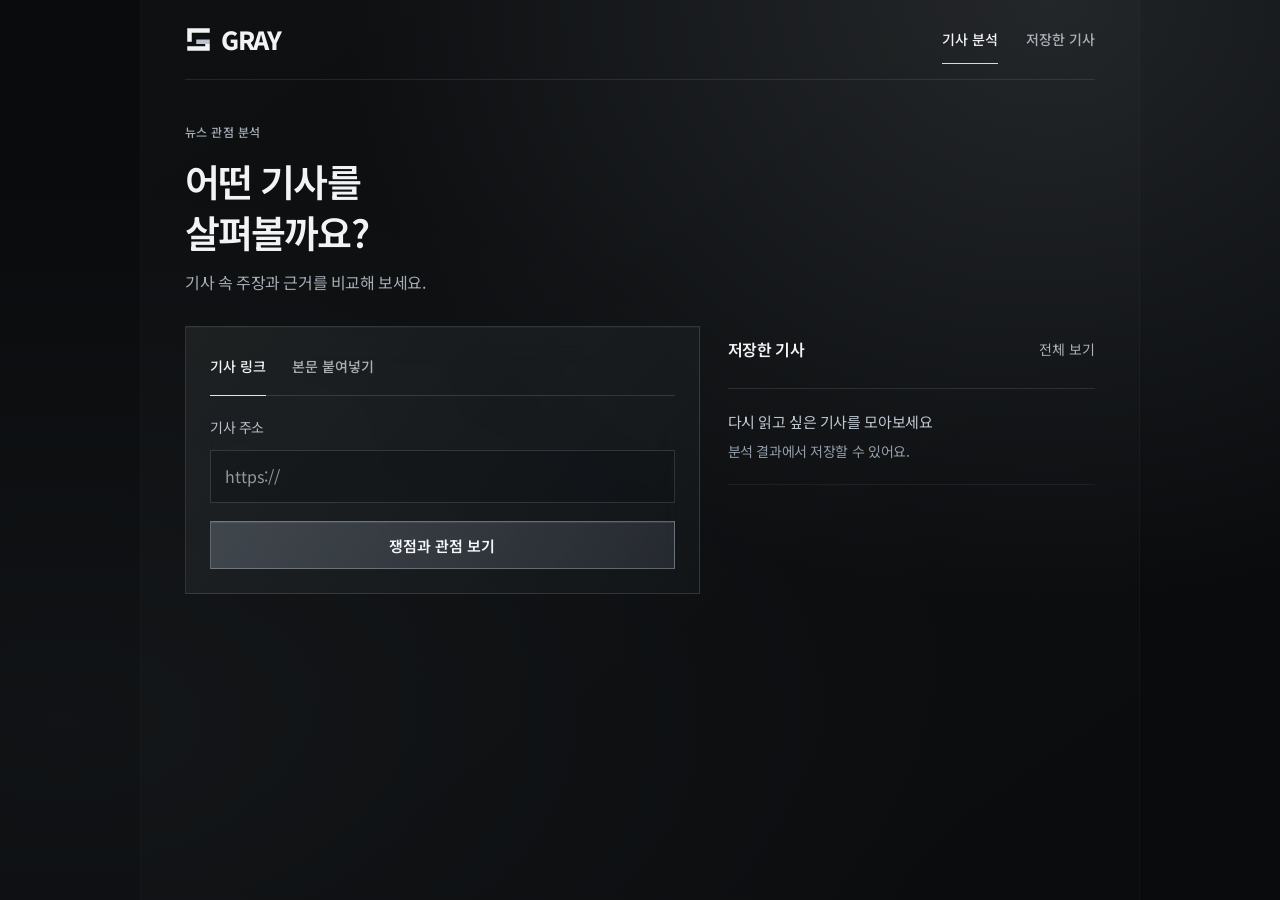
<file: index.html>
<!doctype html>
<html lang="ko"><head><meta charset="utf-8"><meta name="viewport" content="width=device-width,initial-scale=1"><meta name="theme-color" content="#101214"><title>GRAY — 뉴스 관점 비교</title><link rel="icon" type="image/svg+xml" href="assets/gray-mark-dark.svg"><link rel="stylesheet" href="assets/app.css?v=perspective-cards-1"></head>
<body><div class="shell is-home" id="page-shell">
<header><a href="#home" class="brand" id="brand" aria-label="GRAY 홈"><img class="brand-symbol" src="assets/gray-mark-dark.svg" width="28" height="28" alt="" aria-hidden="true"><span>GRAY</span></a><nav class="header-nav" aria-label="주 메뉴"><button data-go="home" aria-current="page">기사 분석</button><button data-go="history">저장한 기사</button></nav></header>
<main>
<section id="home" class="screen active" aria-label="기사 분석"><div class="hero">
<p class="home-kicker">뉴스 관점 분석</p><div class="home-heading"><h1>어떤 기사를<br>살펴볼까요?</h1></div><p class="intro">기사 속 주장과 근거를 비교해 보세요.</p><div class="home-workspace">
<form id="article-form" class="input-box" novalidate>
<div class="input-tabs" role="tablist" aria-label="기사 입력 방법"><button id="url-tab" type="button" role="tab" aria-selected="true" aria-controls="url-panel">기사 링크</button><button id="text-tab" type="button" role="tab" aria-selected="false" aria-controls="text-panel" tabindex="-1">본문 붙여넣기</button></div>
<div id="url-panel" role="tabpanel" aria-labelledby="url-tab"><label class="field-label" for="article-url">기사 주소</label><input id="article-url" class="field" type="url" inputmode="url" placeholder="https://" aria-describedby="form-message" autocomplete="off"></div>
<div id="text-panel" role="tabpanel" aria-labelledby="text-tab" hidden><label class="field-label" for="article-text">기사 본문</label><textarea id="article-text" class="field" placeholder="읽고 있는 기사의 본문을 붙여넣으세요" aria-describedby="form-message"></textarea></div>
<button id="analyze-button" class="primary" type="submit">쟁점과 관점 보기</button>
<div id="loading" class="loading" hidden><span class="spinner" aria-hidden="true"></span><span>기사를 분석하고 관련 자료를 찾고 있어요</span></div><button id="cancel-analysis" class="text-btn" type="button" hidden>분석 취소</button><p id="form-message" class="helper" role="status" aria-live="polite"></p>
</form><aside class="home-recent" aria-labelledby="recent-title"><div class="section-heading"><h2 id="recent-title">저장한 기사</h2><button type="button" data-go="history">전체 보기</button></div><div id="recent-records"></div><p id="recent-message" class="recent-status" role="status"></p></aside></div></div></section>
<section id="result" class="screen" aria-label="분석 결과"><div class="result">
<div class="result-toolbar"><button id="result-back" class="back" data-go="home">기사 입력으로</button><button id="save-record" class="secondary save">기사 저장</button></div><p id="save-message" class="helper" role="status" aria-live="polite"></p>
<div class="result-layout"><div class="article-overview"><article class="original article-card"><div class="article-heading"><div class="article-title-copy"><p id="result-meta" class="meta"></p><h1 id="result-title" class="result-title" tabindex="-1"></h1></div><figure id="article-figure" class="article-figure" hidden></figure></div><div class="summary-block"><span class="summary-label">기사 요약</span><p id="result-summary" class="result-summary"></p><button id="toggle-summary" class="text-btn" type="button" aria-expanded="false" aria-controls="result-summary" hidden>더 보기</button></div><div id="original-input"></div></article><div id="analysis-counts" class="analysis-counts" aria-label="분석 개요"></div></div>
<div class="comparison-content">
<div class="result-tabs" role="tablist" aria-label="분석 결과 보기"><button id="issues-tab" role="tab" aria-selected="true" aria-controls="issue-panel">관점 비교</button><button id="sources-tab" role="tab" aria-selected="false" aria-controls="all-sources" tabindex="-1">참고 출처</button></div>
<div id="issue-panel" role="tabpanel" aria-labelledby="issues-tab" tabindex="0"><div id="issues"></div><div id="legacy-result" class="legacy-text" hidden></div></div><div id="all-sources" role="tabpanel" aria-labelledby="sources-tab" tabindex="0" hidden></div>
</div><p id="result-notice" class="notice"></p></div></div></section>
<section id="history" class="screen" aria-label="저장한 기사"><div class="history"><div class="history-heading"><h1 id="history-title" tabindex="-1">저장한 기사</h1><span id="history-count" class="history-count"></span></div><p class="intro">저장한 분석을 다시 읽어보세요.</p><div id="history-tools" class="history-tools" hidden><label class="field-label" for="history-search">기사 제목 검색</label><div class="history-search-row"><input id="history-search" class="field" type="search" placeholder="찾고 싶은 기사 제목" autocomplete="off"><button id="clear-search" class="text-btn" type="button" hidden>지우기</button></div></div><p id="history-message" class="helper" role="status" aria-live="polite"></p><div id="job-records" aria-live="polite"></div><div id="records"></div><div id="delete-notice" class="delete-notice" role="status" hidden><span>기사를 삭제했어요.</span><button id="undo-delete" class="text-btn" type="button">되돌리기</button></div><p class="storage-note">분석 작업은 이 컴퓨터의 로컬 데이터베이스에, 직접 저장한 기사는 브라우저에 보관됩니다.</p></div></section>
</main></div><script>
'use strict';
const $ = selector => document.querySelector(selector);
// 임시 FE 검수용. 이 MBN 주소만 API 대신 수동 정리한 결과를 사용한다.
const REVIEW_ARTICLE_URL = 'https://www.mbn.co.kr/vod/programView/1434541';
const MBN_REVIEW_ANALYSIS = {
  version:1,
  title:'김주애의 고가 스키 장비, 제재 쟁점은?',
  summary:'MBN은 김주애가 착용한 스키 장비를 둘러싼 대북 사치품 제재 논란을 전했습니다. 미국 정부의 반입 금지 입장과 제조사의 거래 부인, 우회 유통 가능성이 함께 다뤄졌습니다.',
  articleImage:{url:'https://img.vod.mbn.co.kr/vod2/683/2026/11/25/20261125104532_20_683_1434541_1080_7.jpg',alt:'MBN 기사 대표 사진',credit:'MBN',sourceUrl:REVIEW_ARTICLE_URL},
  issues:[
    {question:'스키 장비는 사치품 제재에 포함될까?',perspectives:[
      {actor:'제재 규정',claim:'여가용 스포츠 장비도 반입 금지 대상이다',evidence:'유엔 안보리 결의 2270호는 여가용 스포츠 장비를 사치품 목록에 포함합니다. MBC는 미 국무부가 스키 장비에도 이 원칙을 적용했다고 보도했습니다.',sourceIds:['R2','R3']},
      {actor:'사진의 확인 범위',claim:'사진만으로 제품과 유통 경로까지 확정할 수는 없다',evidence:'뉴스핌은 제조사들이 공개 사진만으로 정품 여부나 유통 경로를 확인할 수 없다고 설명했다고 전했습니다.',sourceIds:['R4']}
    ],note:null},
    {question:'제조사와 우회 유통의 책임은 어떻게 볼까?',perspectives:[
      {actor:'제조사 입장',claim:'북한에서 사용됐다고 직접 판매한 것은 아니다',evidence:'MBN과 뉴스핌은 장비 제조사들이 북한과 사업·유통 관계가 없다고 해명했다고 보도했습니다.',sourceIds:['R1','R4']},
      {actor:'제재 이행',claim:'제3국을 거친 공급도 점검해야 한다',evidence:'MBN은 제3국 중개인 등을 통한 우회 반입도 제재 위반이라는 VOA의 지적을 전했습니다. MBC 보도 역시 직·간접 공급 차단 의무를 다뤘습니다.',sourceIds:['R1','R3']}
    ],note:null}
  ],
  sources:[
    {id:'R1',title:'MBN · 김주애가 뽐낸 고가 스키 장비…미 국무 “반입 금지품”',url:REVIEW_ARTICLE_URL},
    {id:'R2',title:'유엔 · 안보리 결의 2270호 사치품 목록',url:'https://mandates.un.org/mandate/S/RES/2270%20%282016%29?subject=Consumer+Goods'},
    {id:'R3',title:'MBC · 미 국무부의 스키 장비 제재 입장',url:'https://imnews.imbc.com/news/2026/world/article/6868402_36925.html'},
    {id:'R4',title:'뉴스핌 · 제조사 해명과 유통 경로 확인 문제',url:'https://web3.newspim.com/news/view/20261125000111'}
  ]
};
function matchesReviewArticle(url) {
  const safe = safeUrl(url); if (!safe) return false;
  const parsed = new URL(safe);
  return parsed.hostname === 'www.mbn.co.kr' && parsed.pathname.replace(/\/$/,'') === '/vod/programView/1434541';
}
function openReviewResult(input) { renderAnalysis(MBN_REVIEW_ANALYSIS,{kind:'review',input}); }
const RECORDS_KEY = 'gray-records-v1';
const REQUEST_TIMEOUT_MS = 480000;
let currentResult = null;
let pendingRequest = null;
let inputMode = 'url';
let storageWarning = '';
let storageReadable = true;
let records = readRecords();
let resultReturnScreen = 'home';
let lastDeletedRecord = null;

function element(tag, className, text) {
  const node = document.createElement(tag);
  if (className) node.className = className;
  if (text !== undefined) node.textContent = text;
  return node;
}
function isObject(value) { return value !== null && typeof value === 'object' && !Array.isArray(value); }
function safeUrl(value) {
  if (typeof value !== 'string') return null;
  try {
    const url = new URL(value);
    return ['http:', 'https:'].includes(url.protocol) && url.hostname && !url.username && !url.password ? url.href : null;
  } catch { return null; }
}
function normalizeArticleImage(value) {
  if (!isObject(value)) return null;
  const url = safeUrl(value.url);
  if (!url) return null;
  return {url,alt:typeof value.alt === 'string' && value.alt.trim() ? value.alt : '기사 대표 사진',credit:typeof value.credit === 'string' ? value.credit : '',sourceUrl:safeUrl(value.sourceUrl)};
}
function withArticleImage(analysis, raw) {
  const articleImage = normalizeArticleImage(raw.articleImage);
  return articleImage ? {...analysis,articleImage} : analysis;
}
function renderArticleImage(image, articleUrl) {
  const figure = $('#article-figure'); figure.replaceChildren(); figure.hidden = true;
  const safe = normalizeArticleImage(image); if (!safe) return;
  const photo = element('img','article-photo'); photo.alt = safe.alt;
  photo.decoding = 'async'; photo.referrerPolicy = 'no-referrer';
  const media = element('div','article-media'); media.append(photo);
  const caption = element('figcaption');
  const credit = safe.credit.trim() || new URL(safe.url).hostname;
  const sourceUrl = safe.sourceUrl || safeUrl(articleUrl);
  if (sourceUrl) caption.append(sourceLink({title:'사진 · ' + credit,url:sourceUrl}));
  else caption.textContent = '사진 · ' + credit;
  photo.addEventListener('load',()=>{if (figure.contains(photo)) media.classList.add('loaded');});
  photo.addEventListener('error',()=>{if (figure.contains(photo)) {figure.hidden=true;figure.replaceChildren();}});
  figure.append(media,caption); figure.hidden=false; photo.src=safe.url;
}
function setSaveLabel(label) {
  const button = $('#save-record');
  const icon = element('span','save-icon'); icon.setAttribute('aria-hidden','true');
  icon.innerHTML = '<svg viewBox="0 0 24 24" fill="none" stroke="currentColor" stroke-width="1.7"><path d="M6 3h12v18l-6-4-6 4z"/></svg>';
  button.replaceChildren(icon,element('span','',label));
}
function sourceLink(source) {
  const a = element('a', '', source.title + ' ↗');
  a.href = source.url; a.target = '_blank'; a.rel = 'noopener noreferrer';
  return a;
}
function normalizeSources(items, structured) {
  const result = new Map();
  const ambiguous = new Set();
  for (const [index, source] of items.entries()) {
    if (!isObject(source)) continue;
    const url = safeUrl(source.url);
    const id = structured ? source.id : 'legacy-' + index;
    if (!url || typeof id !== 'string' || !id.trim()) continue;
    const title = typeof source.title === 'string' && source.title.trim() ? source.title : url;
    if (result.has(id)) ambiguous.add(id);
    else result.set(id, {id, title, url});
  }
  for (const id of ambiguous) result.delete(id);
  return [...result.values()];
}
function normalizeAnalysis(data) {
  if (!isObject(data)) throw new Error('분석 결과 형식이 올바르지 않습니다. 다시 시도해 주세요.');
  if (data.version === 1) {
    if (typeof data.title !== 'string' || typeof data.summary !== 'string' || !Array.isArray(data.issues) || !Array.isArray(data.sources)) {
      throw new Error('분석 결과 형식이 올바르지 않습니다. 다시 시도해 주세요.');
    }
    const issues = data.issues.map(issue => {
      if (!isObject(issue) || typeof issue.question !== 'string' || !Array.isArray(issue.perspectives) || issue.perspectives.length > 3 || (issue.note != null && typeof issue.note !== 'string')) {
        throw new Error('쟁점 결과 형식이 올바르지 않습니다. 다시 시도해 주세요.');
      }
      const perspectives = issue.perspectives.slice(0,2).map(view => {
        if (!isObject(view) || !['actor', 'claim', 'evidence'].every(key => typeof view[key] === 'string') || !Array.isArray(view.sourceIds)) {
          throw new Error('관점 결과 형식이 올바르지 않습니다. 다시 시도해 주세요.');
        }
        return {actor: view.actor, claim: view.claim, evidence: view.evidence, sourceIds: view.sourceIds.filter(id => typeof id === 'string')};
      });
      return {question: issue.question, perspectives, note: issue.note || null};
    });
    const limitations = Array.isArray(data.limitations) ? data.limitations.filter(item => typeof item === 'string') : [];
    return withArticleImage({version: 1, title: data.title, summary: data.summary, issues, sources: normalizeSources(data.sources, true), limitations},data);
  }
  // 이전 API 응답과 gray-live-records의 텍스트·인용을 그대로 읽는다.
  if (data.version === undefined && typeof data.text === 'string' && Array.isArray(data.sources)) {
    return withArticleImage({text: data.text, sources: normalizeSources(data.sources, false), citations: Array.isArray(data.citations) ? data.citations : []},data);
  }
  throw new Error('지원하지 않는 분석 결과 형식입니다. 다시 시도해 주세요.');
}
function cleanInput(input) {
  return {url: isObject(input) && typeof input.url === 'string' ? input.url : '', text: isObject(input) && typeof input.text === 'string' ? input.text : ''};
}
function show(name, options = {}) {
  if (!['home','result','history'].includes(name)) name = 'home';
  if (name === 'result' && !currentResult) name = 'home';
  const previous = document.querySelector('.screen.active')?.id;
  $('#page-shell').classList.toggle('is-home', name === 'home');
  document.querySelectorAll('.screen').forEach(node => node.classList.toggle('active', node.id === name));
  if (name === 'history') { records = readRecords(); renderHistory(); loadJobs(); }
  if (name === 'home') { records = readRecords(); renderRecentRecords(); }
  document.querySelectorAll('header [data-go]').forEach(button => {
    if (button.dataset.go === (name === 'history' ? 'history' : 'home')) button.setAttribute('aria-current','page');
    else button.removeAttribute('aria-current');
  });
  const focus = name === 'result' ? $('#result-title') : name === 'history' ? $('#history-title') : inputMode === 'text' ? $('#article-text') : $('#article-url');
  focus.focus({preventScroll:true}); window.scrollTo(0,0);
  document.title = name === 'home' ? 'GRAY — 뉴스 관점 비교' : name === 'history' ? '저장한 기사 — GRAY' : '분석 결과 — GRAY';
  if (options.navigate !== false) {
    const state = {gray:true,screen:name};
    if (name === 'result') Object.assign(state,{result:currentResult,returnScreen:resultReturnScreen,resultTab:'issues'});
    const address = new URL(location.href); address.hash = name;
    if (previous !== name) history.pushState(state,'',address);
    else history.replaceState(state,'',address);
  }
}
function selectInputMode(mode, focus = true) {
  inputMode = mode;
  $('#url-panel').hidden = mode !== 'url'; $('#text-panel').hidden = mode !== 'text';
  for (const name of ['url','text']) {
    const tab = $('#' + name + '-tab');
    tab.setAttribute('aria-selected', String(mode === name)); tab.tabIndex = mode === name ? 0 : -1;
  }
  $('#form-message').textContent = '';
  if (focus) (mode === 'text' ? $('#article-text') : $('#article-url')).focus();
}
function renderIssue(issue, index, sources) {
  const card = element('details', 'issue'); card.open = index === 0;
  const summary = element('summary');
  summary.append(element('span', 'issue-no', String(index + 1).padStart(2, '0')), element('span', 'issue-question', issue.question));
  card.append(summary);
  const body = element('div', 'issue-body');
  if (issue.note) body.append(element('p', 'notice', issue.note));
  const thread = element('div', 'thread');
  thread.dataset.views = String(issue.perspectives.length);
  for (const [viewIndex, view] of issue.perspectives.entries()) {
    const opinion = element('article', 'opinion view-' + (viewIndex + 1));
    const heading = element('div','perspective-heading');
    const actor = element('p','speaker-name',view.actor || '이름 없는 관점');
    actor.id = 'view-heading-' + index + '-' + viewIndex;
    opinion.setAttribute('aria-labelledby',actor.id);
    heading.append(element('span','view-index',viewIndex===0?'의견 A':'의견 B'),actor);
    opinion.append(heading);
    const links = [...new Map(view.sourceIds.map(id => sources.get(id)).filter(Boolean).map(source => [source.url,source])).values()];
    const supported = links.length > 0 && view.evidence.trim() && view.claim.trim();
    if (supported) {
      opinion.append(element('p','view-claim',view.claim));
      opinion.append(actor);
      const sourceTitleLine=element('div','source-titles');
      for (const source of links) { const title=sourceLink({title:source.title,url:source.url}); title.className='source-title-link'; sourceTitleLine.append(title); }
      opinion.append(sourceTitleLine);
      const evidence = element('details','view-details'); evidence.open = false;
      const disclosure = element('summary');
      disclosure.append(element('span','view-detail-label','자료 정리 보기'),element('span','view-detail-count',links.length + '개 출처'));
      const evidenceBody = element('div','view-evidence');
      evidenceBody.append(element('p','evidence-copy',view.evidence));
      const sourceBox = element('div', 'source source-chips'); sourceBox.setAttribute('aria-label','이 주장의 근거 출처');
      for (const source of links) {
        const publisher = source.title.includes(' · ') ? source.title.split(' · ')[0] : new URL(source.url).hostname.replace(/^www\./,'');
        const link = sourceLink({title:String(source.number).padStart(2,'0') + ' · ' + publisher,url:source.url});
        link.className = 'source-chip'; link.setAttribute('aria-label',source.title + ' 원문 열기'); sourceBox.append(link);
      }
      if (links.length && view.sourceIds.some(id => !sources.has(id))) sourceBox.append(element('p', '', '일부 출처를 확인하지 못했습니다.'));
      evidenceBody.append(sourceBox); evidence.append(disclosure,evidenceBody); opinion.append(evidence);
    } else {
      opinion.classList.add('is-unverified');
      opinion.append(actor);
      opinion.append(element('p','view-claim','자료 부족'), element('p','evidence-copy','이 관점을 뒷받침하는 자료를 찾지 못했어요.'));
    }
    thread.append(opinion);
  }
  if (!issue.perspectives.length) thread.append(element('p', 'empty', '이 쟁점의 관점별 자료를 찾지 못했습니다.'));
  body.append(thread); card.append(body); return card;
}
function renderLegacy(data) {
  const node = $('#legacy-result'); node.replaceChildren(); node.hidden = false;
  const chars = Array.from(data.text); let cursor = 0;
  const citations = data.citations.filter(isObject).sort((a, b) => a.end - b.end);
  for (const citation of citations) {
    const url = safeUrl(citation.url);
    if (!url || !Number.isInteger(citation.start) || !Number.isInteger(citation.end) || citation.start < 0 || citation.start >= citation.end || citation.end < cursor || citation.end > chars.length) continue;
    node.append(document.createTextNode(chars.slice(cursor, citation.end).join('')));
    const a = sourceLink({url, title: typeof citation.title === 'string' ? citation.title : '출처'});
    a.textContent = ' [출처: ' + (typeof citation.title === 'string' ? citation.title : url) + ']';
    node.append(a); cursor = citation.end;
  }
  node.append(document.createTextNode(chars.slice(cursor).join('')));
}
function selectResultTab(name, focus = false, syncRoute = true) {
  $('#result').classList.toggle('is-sources',name === 'sources');
  for (const [key, panel] of [['issues','issue-panel'], ['sources','all-sources']]) {
    const active = name === key;
    const tab = $('#' + key + '-tab');
    tab.setAttribute('aria-selected', String(active));
    tab.tabIndex = active ? 0 : -1;
    $('#' + panel).hidden = !active;
    if (active && focus) tab.focus();
  }
  if (syncRoute && history.state?.gray && history.state.screen === 'result') history.replaceState({...history.state,resultTab:name},'',location.href);
  requestAnimationFrame(updateSummaryDisclosure);
}
function updateSummaryDisclosure() {
  const summary = $('#result-summary'); const toggle = $('#toggle-summary');
  if (!$('#result').classList.contains('active') || !summary.getClientRects().length) return;
  toggle.hidden = toggle.getAttribute('aria-expanded') !== 'true' && summary.scrollHeight <= summary.clientHeight + 1;
}
// A의 version 1 응답을 관점 카드로 표시한다.
function renderAnalysis(raw, options = {}) {
  const analysis = normalizeAnalysis(raw);
  const kind = options.kind === 'review' ? 'review' : 'analysis';
  const input = cleanInput(options.input);
  resultReturnScreen = options.returnScreen === 'history' || (!options.returnScreen && $('#history').classList.contains('active')) ? 'history' : 'home';
  $('#result-back').dataset.go = resultReturnScreen;
  $('#result-back').textContent = resultReturnScreen === 'history' ? '저장한 기사로' : '기사 입력으로';
  currentResult = {kind, input, analysis};
  $('#result-title').textContent = analysis.title || input.text.slice(0, 60) || '기사의 다양한 관점';
  $('#result-meta').textContent = kind === 'review' ? 'MBN · 수동 작성 결과' : '분석한 기사';
  $('#result-notice').textContent = '';
  if (analysis.limitations?.length) $('#result-notice').textContent = [...new Set(analysis.limitations)].join(' ');
  $('#result-summary').textContent = analysis.summary || '';
  $('#result-summary').classList.add('is-collapsed');
  $('#toggle-summary').setAttribute('aria-expanded','false'); $('#toggle-summary').textContent='더 보기'; $('#toggle-summary').hidden=true;
  $('.summary-block').hidden = !analysis.summary;
  renderArticleImage(analysis.articleImage,input.url);
  const original = $('#original-input'); original.replaceChildren();
  if (input.url || input.text) {
    const url = safeUrl(input.url);
    if (url) { const link = sourceLink({title:'기사 원문 열기',url}); link.className='original-link'; original.append(link); }
    if (input.text) { const details = element('details');details.append(element('summary','','입력한 본문'),element('p','input-preview',input.text));original.append(details); }
  }
  $('#issues').replaceChildren(); $('#legacy-result').replaceChildren(); $('#legacy-result').hidden = true;
  const counts = $('#analysis-counts'); counts.replaceChildren();
  const sourceURLs = new Map(); const sources = new Map();
  for (const source of analysis.sources) {
    if (!sourceURLs.has(source.url)) sourceURLs.set(source.url,{...source,number:sourceURLs.size+1});
    sources.set(source.id,sourceURLs.get(source.url));
  }
  if (analysis.version === 1) {
    for (const [label, count] of [['쟁점',analysis.issues.length], ['관점',analysis.issues.reduce((sum, issue) => sum + issue.perspectives.length, 0)]]) {
      const item = element('span'); item.append(document.createTextNode(label + ' '),element('strong','',String(count))); counts.append(item);
    }
  } else {
    counts.append(element('span','','이전에 저장한 분석'));
  }
  if (analysis.version === 1) {
    for (const [index, issue] of analysis.issues.entries()) $('#issues').append(renderIssue(issue, index, sources));
    if (!analysis.issues.length) $('#issues').append(element('p', 'notice', '관련 자료에서 비교할 쟁점을 찾지 못했습니다.'));
  } else renderLegacy(analysis);
  const allSources = $('#all-sources'); allSources.replaceChildren();
  allSources.append(element('p','source-list-intro','각 주장의 출처 번호와 연결된 자료입니다. 누르면 원문이 열립니다.'));
  if (!sourceURLs.size) allSources.append(element('p', 'empty', '연결된 출처가 없어요.'));
  $('#sources-tab').textContent = '출처 목록 ' + sourceURLs.size;
  for (const source of sourceURLs.values()) {
    const link = sourceLink(source); link.className = 'source-card'; link.replaceChildren();
    link.append(element('span','source-index',String(source.number).padStart(2,'0')));
    const copy = element('span','source-copy'); copy.append(element('strong','',source.title),element('small','',new URL(source.url).hostname));
    link.append(copy,element('span','source-arrow','↗')); allSources.append(link);
  }
  $('#issues-tab').textContent = analysis.version === 1 ? '관점 비교' : '분석 내용';
  selectResultTab('issues',false,false);
  $('#save-message').textContent = ''; $('#save-message').className = 'helper';
  setSaveLabel(records.some(record => fingerprint(record) === fingerprint(currentResult)) ? '저장한 기사 보기' : '기사 저장');
  show('result',{navigate:options.navigate});
  requestAnimationFrame(updateSummaryDisclosure);
}

function storageArray(key) {
  const raw = localStorage.getItem(key);
  if (raw === null) return null;
  const data = JSON.parse(raw);
  if (!Array.isArray(data)) throw new Error('기록 형식 오류');
  return data;
}
function readRecords() {
  storageWarning = ''; storageReadable = true;
  const valid = [];
  try {
    const saved = storageArray(RECORDS_KEY);
    if (saved !== null) {
      const ids = new Set();
      for (const item of saved) {
        if (isObject(item) && ['demo','sample'].includes(item.kind)) continue;
        if (isObject(item) && item.kind === 'review' && item.analysis?.title === '공공시설 운영 시간 확대, 기대와 우려') continue;
        try {
          if (!isObject(item) || typeof item.id !== 'string' || ids.has(item.id)) throw new Error('기록 형식 오류');
          valid.push({id: item.id, savedAt: typeof item.savedAt === 'string' ? item.savedAt : '', input: cleanInput(item.input), kind: item.kind === 'review' ? 'review' : 'analysis', analysis: normalizeAnalysis(item.analysis)});
          ids.add(item.id);
        } catch { storageWarning = '일부 기록을 읽지 못했습니다. 기존 저장 데이터는 변경하지 않았습니다.'; storageReadable = false; }
      }
    } else {
      // 이전 키는 지우지 않는다. 첫 저장/삭제 후 새 목록만 사용해 삭제한 기록의 재등장을 방지한다.
      for (const [i, item] of (storageArray('gray-live-records') || []).entries()) {
        try {
          if (!isObject(item)) throw new Error('기록 형식 오류');
          valid.push({id: 'legacy-live-' + i, kind: 'analysis', savedAt: typeof item.savedAt === 'string' ? item.savedAt : '', input: {url: '', text: typeof item.article === 'string' ? item.article : ''}, analysis: normalizeAnalysis(item)});
        } catch { storageWarning = '일부 이전 기록을 읽지 못했습니다. 기존 저장 데이터는 변경하지 않았습니다.'; storageReadable = false; }
      }
    }
  } catch { storageWarning = '브라우저 기록을 읽지 못했습니다. 저장 공간 설정을 확인해 주세요.'; storageReadable = false; }
  return valid.sort((a, b) => (Date.parse(b.savedAt) || 0) - (Date.parse(a.savedAt) || 0));
}
function persistRecords(next) {
  if (!storageReadable) throw new Error(storageWarning || '저장된 기록을 읽지 못해 변경할 수 없습니다.');
  try { localStorage.setItem(RECORDS_KEY, JSON.stringify(next)); }
  catch { throw new Error('기록을 저장하지 못했습니다. 브라우저 저장 공간이나 설정을 확인해 주세요.'); }
  records = next;
}
function renderHistory() {
  const list = $('#records'); list.replaceChildren();
  $('#history-message').textContent = storageWarning;
  $('#history-count').textContent = records.length + '개';
  $('#history-tools').hidden = !records.length;
  $('#delete-notice').hidden = !lastDeletedRecord;
  const query = $('#history-search').value.trim().toLocaleLowerCase();
  $('#clear-search').hidden = !query;
  const visible = records.filter(record => recordTitle(record).toLocaleLowerCase().includes(query));
  if (!records.length) $('#history-tools').hidden = true;
  if (records.length && !visible.length) {
    const empty=element('div','empty-state');empty.append(element('h2','','검색 결과가 없어요'),element('p','','다른 제목으로 검색해 보세요.'));
    const clear=element('button','secondary','전체 기사 보기');clear.type='button';clear.addEventListener('click',clearHistorySearch);empty.append(clear);list.append(empty);
  }
  for (const record of visible) {
    const row = element('div', 'record');
    const open = element('button', 'record-open'); open.type = 'button'; open.dataset.record = record.id;
    const title = recordTitle(record);
    const date = Date.parse(record.savedAt);
    const copy = element('span','record-copy');
    const detail = record.analysis.version === 1 ? ' · 쟁점 ' + record.analysis.issues.length + '개' : '';
    copy.append(element('strong', '', title), element('small', '', (Number.isFinite(date) ? new Date(date).toLocaleDateString('ko-KR') : '저장 날짜 없음') + detail));
    const image = normalizeArticleImage(record.analysis.articleImage);
    if (image) {
      const photo=element('img','record-photo'); photo.alt='';photo.width=64;photo.height=64;photo.loading='lazy';photo.referrerPolicy='no-referrer';
      photo.addEventListener('error',()=>photo.remove());photo.src=image.url;open.append(photo);
    }
    open.append(copy);
    const remove = element('button', 'record-delete', '삭제'); remove.type = 'button'; remove.dataset.delete = record.id;
    remove.setAttribute('aria-label', title + ' 기록 삭제'); row.append(open, remove); list.append(row);
  }
}
function recordTitle(record) { return record.analysis.title || record.input.text.slice(0,60) || '이전 분석 결과'; }
function clearHistorySearch() { $('#history-search').value='';renderHistory();$('#history-search').focus(); }
function deleteRecord(id) {
  try {
    records=readRecords();const record=records.find(item=>item.id===id);if(!record){renderHistory();return;}
    persistRecords(records.filter(item=>item.id!==id));lastDeletedRecord=record;renderHistory();
    ($('#records .record-open') || $('#undo-delete')).focus();
  } catch(error) { $('#history-message').textContent=error.message; }
}
function undoDelete() {
  if(!lastDeletedRecord)return;
  try {
    records=readRecords();const restored=lastDeletedRecord;
    if(!records.some(item=>item.id===restored.id || fingerprint(item)===fingerprint(restored))) persistRecords([restored,...records]);
    lastDeletedRecord=null;records=readRecords();$('#history-search').value='';renderHistory();
    $('#history-message').textContent='삭제한 기사를 복원했어요.';$('#records .record-open')?.focus();
  } catch(error) { $('#history-message').textContent=error.message; }
}
function renderRecentRecords() {
  const list = $('#recent-records'); list.replaceChildren();
  $('#recent-message').textContent = storageWarning;
  if (!records.length) {
    const empty = element('div','recent-empty');
    empty.append(element('p','','다시 읽고 싶은 기사를 모아보세요'),element('small','','분석 결과에서 저장할 수 있어요.'));
    list.append(empty); return;
  }
  for (const record of records.slice(0,2)) {
    const open = element('button','recent-entry'); open.type='button'; open.dataset.record=record.id;
    const copy = element('span','recent-copy');
    const date = Date.parse(record.savedAt);
    copy.append(element('strong','',record.analysis.title || record.input.text.slice(0,60) || '이전 분석 결과'),element('small','',Number.isFinite(date) ? new Date(date).toLocaleDateString('ko-KR') : '저장한 기사'));
    open.append(copy);
    const image = normalizeArticleImage(record.analysis.articleImage);
    if (image) {
      const photo=element('img','recent-photo');photo.alt='';photo.width=58;photo.height=64;photo.loading='lazy';photo.referrerPolicy='no-referrer';
      photo.addEventListener('error',()=>photo.remove());photo.src=image.url;open.append(photo);
    }
    list.append(open);
  }
}
function fingerprint(result) { return JSON.stringify({kind: result.kind, input: result.input, analysis: result.analysis}); }
function saveRecord() {
  if (!currentResult) return;
  try {
    // 다른 탭의 저장·삭제도 반영한 뒤 기록한다.
    records = readRecords();
    if (!storageReadable) throw new Error(storageWarning);
    if (records.some(record => fingerprint(record) === fingerprint(currentResult))) {
      show('history'); return;
    }
    const id = typeof crypto.randomUUID === 'function' ? crypto.randomUUID() : Date.now() + '-' + Math.random().toString(36).slice(2);
    persistRecords([{...currentResult, id, savedAt: new Date().toISOString()}, ...records]);
    $('#save-message').className = 'helper'; $('#save-message').textContent = '저장한 기사에 담았어요.'; setSaveLabel('저장한 기사 보기');
  } catch (error) { $('#save-message').className = 'helper error'; $('#save-message').textContent = error.message; }
}
function setBusy(busy) {
  $('#article-form').setAttribute('aria-busy', String(busy));
  for (const id of ['article-url', 'article-text', 'url-tab', 'text-tab', 'analyze-button']) $('#' + id).disabled = busy;
  $('#loading').hidden = !busy; $('#cancel-analysis').hidden = !busy;
  $('#analyze-button').textContent = busy ? '분석 중…' : '쟁점과 관점 보기';
}
function formError(message, field) {
  $('#form-message').className = 'helper error'; $('#form-message').textContent = message;
  if (field) field.focus();
}
async function submitArticle(event) {
  event.preventDefault(); if (pendingRequest) return;
  const url=inputMode==='url'?$('#article-url').value.trim():''; const text=inputMode==='text'?$('#article-text').value.trim():'';
  if(!url&&!text){formError(inputMode==='url'?'기사 링크를 입력해 주세요.':'기사 본문을 입력해 주세요.',inputMode==='url'?$('#article-url'):$('#article-text'));return;}
  if(!text&&!safeUrl(url)){formError('http 또는 https로 시작하는 기사 링크를 입력해 주세요.',$('#article-url'));return;}
  if(Array.from(text).length>50000||Array.from(url).length>50000){formError('기사 내용은 50,000자 이내로 입력해 주세요.');return;}
  if(!text&&matchesReviewArticle(url)){openReviewResult({url,text:''});return;}
  const request={controller:new AbortController()}; pendingRequest=request; setBusy(true); $('#form-message').className='helper'; $('#form-message').textContent='';
  try {
    const response=await fetch('/api/jobs',{method:'POST',headers:{'Content-Type':'application/json'},body:JSON.stringify({url,text}),signal:request.controller.signal});
    const data=await response.json(); if(!response.ok) throw new Error(data.error||'분석을 맡기지 못했습니다.');
    $('#form-message').textContent='분석을 맡겼어요. 내 기록에서 진행 상황을 확인할 수 있어요.'; show('history');
  } catch(error){formError(error instanceof TypeError?'로컬 서버 연결을 확인해 주세요.':error.message);}
  finally{pendingRequest=null;setBusy(false);}
}
const jobLabels={queued:'대기 중',running:'분석 중',completed:'완료',failed:'확인 필요',interrupted:'중단됨',cancelled:'취소됨'};
const stageLabels={queued:'대기열',article:'기사 확인 중',plan_started:'쟁점 설계 중',plan:'자료 검색 중',retrieve:'관점 정리 중',draft:'근거 검토 중',review:'결과 정리 중',completed:'완료',failed:'실패',interrupted:'중단됨',cancelled:'취소됨'};
const progressBands={queued:[1,4,15],article:[4,12,18],plan_started:[12,30,75],plan:[30,58,120],retrieve:[58,78,60],draft:[78,91,75],review:[91,97,60]};
function estimatedProgress(job){
  if(job.status==='completed')return 100;
  const [start,cap,seconds]=progressBands[job.stage]||[1,4,30];
  const elapsed=Math.max(0,(Date.now()-Date.parse(job.updated_at||job.created_at))/1000);
  return Math.min(cap,Math.round(start+(cap-start)*(1-Math.exp(-elapsed/seconds))));
}
let jobPoll;
async function loadJobs(){
  try{
    const r=await fetch('/api/jobs?limit=50'); if(!r.ok) throw new Error('기록을 불러오지 못했습니다.'); const data=await r.json(); const root=$('#job-records'); root.replaceChildren();
    $('#history-count').textContent=(records.length+data.items.length)+'개';
    const active=data.items.filter(j=>j.status==='queued'||j.status==='running');
    if(active.length){const wait=element('div','job-wait-note');wait.append(element('strong','','분석 중이에요'),element('p','','기사 제목과 쟁점을 정리하고 있어요. 완료되면 이 기록에서 결과를 확인할 수 있어요.'));root.append(wait);}
    if(!records.length&&!data.items.length){const empty=element('div','empty-state');empty.append(element('h2','','아직 저장한 기사가 없어요'),element('p','','분석을 맡기면 이곳에서 진행 상황과 결과를 확인할 수 있어요.'));const start=element('button','secondary','기사 분석하러 가기');start.type='button';start.addEventListener('click',()=>show('home'));empty.append(start);$('#records').append(empty);}
    else if(!records.length) $('#records .empty-state')?.remove();
    for(const job of data.items){
      const row=element('article','record'); const title=element('strong','',job.title|| (job.status==='queued'?'기사 제목 확인 중':jobLabels[job.status]||'분석 기록'));
      const meta=element('small','',(stageLabels[job.stage]||'분석 진행')+' · '+new Date(job.created_at).toLocaleString('ko-KR')); const copy=element('div','record-copy'); copy.append(title,meta); if(job.error_message) copy.append(element('small','',job.error_message)); row.append(copy);
      if(job.status==='queued'||job.status==='running'){const pct=estimatedProgress(job);const progress=element('div','job-progress');progress.setAttribute('role','progressbar');progress.setAttribute('aria-label','단계 기준 예상 진행률');progress.setAttribute('aria-valuemin','0');progress.setAttribute('aria-valuemax','100');progress.setAttribute('aria-valuenow',String(pct));const track=element('span','job-progress-track');const fill=element('span','job-progress-fill');fill.style.width=pct+'%';track.append(fill);progress.append(track,element('strong','job-progress-value','예상 '+pct+'%'));row.append(progress);}
      if(job.status==='completed'){const open=element('button','text-btn','결과 열기');open.type='button';open.addEventListener('click',async()=>{const d=await fetch('/api/jobs/'+encodeURIComponent(job.id)).then(x=>x.json());if(d.result)renderAnalysis(d.result,{returnScreen:'history'});});row.append(open);}
      else if(job.status==='interrupted'||job.status==='failed'&&job.retryable){const resume=element('button','text-btn','재개');resume.type='button';resume.addEventListener('click',async()=>{await fetch('/api/jobs/'+job.id+'/resume',{method:'POST'});loadJobs();});row.append(resume);}
      else if(job.status==='queued'||job.status==='running'){const cancel=element('button','text-btn','취소');cancel.type='button';cancel.addEventListener('click',async()=>{await fetch('/api/jobs/'+job.id+'/cancel',{method:'POST'});loadJobs();});row.append(cancel);}
      root.append(row);
    }
    clearTimeout(jobPoll); if(data.items.some(j=>j.status==='queued'||j.status==='running')) jobPoll=setTimeout(loadJobs,5000);
  }catch(error){$('#history-message').textContent=error.message;}
}
$('#article-form').addEventListener('submit', submitArticle);
$('#cancel-analysis').addEventListener('click', () => pendingRequest?.controller.abort());
$('#save-record').addEventListener('click', saveRecord);
$('#toggle-summary').addEventListener('click',()=>{
  const expanded = $('#toggle-summary').getAttribute('aria-expanded') !== 'true';
  $('#toggle-summary').setAttribute('aria-expanded',String(expanded));$('#toggle-summary').textContent=expanded?'접기':'더 보기';
  $('#result-summary').classList.toggle('is-collapsed',!expanded);
});
window.addEventListener('resize',updateSummaryDisclosure);
for (const name of ['url','text']) {
  const tab=$('#' + name + '-tab');tab.addEventListener('click',()=>selectInputMode(name));
  tab.addEventListener('keydown',event=>{if(!['ArrowLeft','ArrowRight','Home','End'].includes(event.key))return;event.preventDefault();const next=event.key==='Home'?'url':event.key==='End'?'text':name==='url'?'text':'url';selectInputMode(next,false);$('#'+next+'-tab').focus();});
}
for (const name of ['issues','sources']) {
  $('#' + name + '-tab').addEventListener('click', () => selectResultTab(name));
  $('#' + name + '-tab').addEventListener('keydown', event => {
    if (!['ArrowLeft','ArrowRight','Home','End'].includes(event.key)) return;
    event.preventDefault();selectResultTab(event.key==='Home'?'issues':event.key==='End'?'sources':name==='issues'?'sources':'issues',true);
  });
}
document.querySelectorAll('[data-go]').forEach(button=>button.addEventListener('click',()=>show(button.dataset.go)));
$('#brand').addEventListener('click',event=>{event.preventDefault();show('home');});
$('#records').addEventListener('click',event=>{
  const open=event.target.closest('[data-record]');const remove=event.target.closest('[data-delete]');
  if(open){records=readRecords();const record=records.find(item=>item.id===open.dataset.record);if(record)renderAnalysis(record.analysis,record);else renderHistory();}
  else if(remove)deleteRecord(remove.dataset.delete);
});
$('#history-search').addEventListener('input',renderHistory);
$('#clear-search').addEventListener('click',clearHistorySearch);
$('#undo-delete').addEventListener('click',undoDelete);
$('#recent-records').addEventListener('click',event=>{
  const open=event.target.closest('[data-record]');if(!open)return;
  records=readRecords();const record=records.find(item=>item.id===open.dataset.record);
  if(record)renderAnalysis(record.analysis,record);else renderRecentRecords();
});
window.addEventListener('storage',event=>{if([RECORDS_KEY,'gray-live-records',null].includes(event.key)){records=readRecords();if($('#history').classList.contains('active'))renderHistory();if($('#home').classList.contains('active'))renderRecentRecords();}});
renderRecentRecords();
const reviewParams = new URLSearchParams(location.search);
if (reviewParams.get('review') === 'mbn') $('#article-url').value = REVIEW_ARTICLE_URL;
function restoreScreen(state) {
  if (state?.gray && state.screen === 'result' && state.result) {
    try {
      const input = cleanInput(state.result.input);
      if (!$('#article-url').value) $('#article-url').value=input.url;
      if (!$('#article-text').value) $('#article-text').value=input.text;
      if (input.text && !input.url) selectInputMode('text',false);
      renderAnalysis(state.result.analysis,{...state.result,returnScreen:state.returnScreen,navigate:false});selectResultTab(state.resultTab || 'issues',false,false);return;
    } catch {}
  }
  show(state?.gray && state.screen === 'history' || location.hash === '#history' ? 'history' : 'home',{navigate:false});
}
window.addEventListener('popstate',event=>restoreScreen(event.state));
if (history.state?.gray) restoreScreen(history.state);
else if (location.hash === '#history') show('history',{navigate:false});
else if (reviewParams.get('review') === 'mbn' && reviewParams.get('screen') === 'result' && location.hash !== '#home') {
  history.replaceState({gray:true,screen:'home'},'',location.href);
  openReviewResult({url:REVIEW_ARTICLE_URL,text:''});
} else history.replaceState({gray:true,screen:'home'},'',location.href);
</script></body></html>
</file>
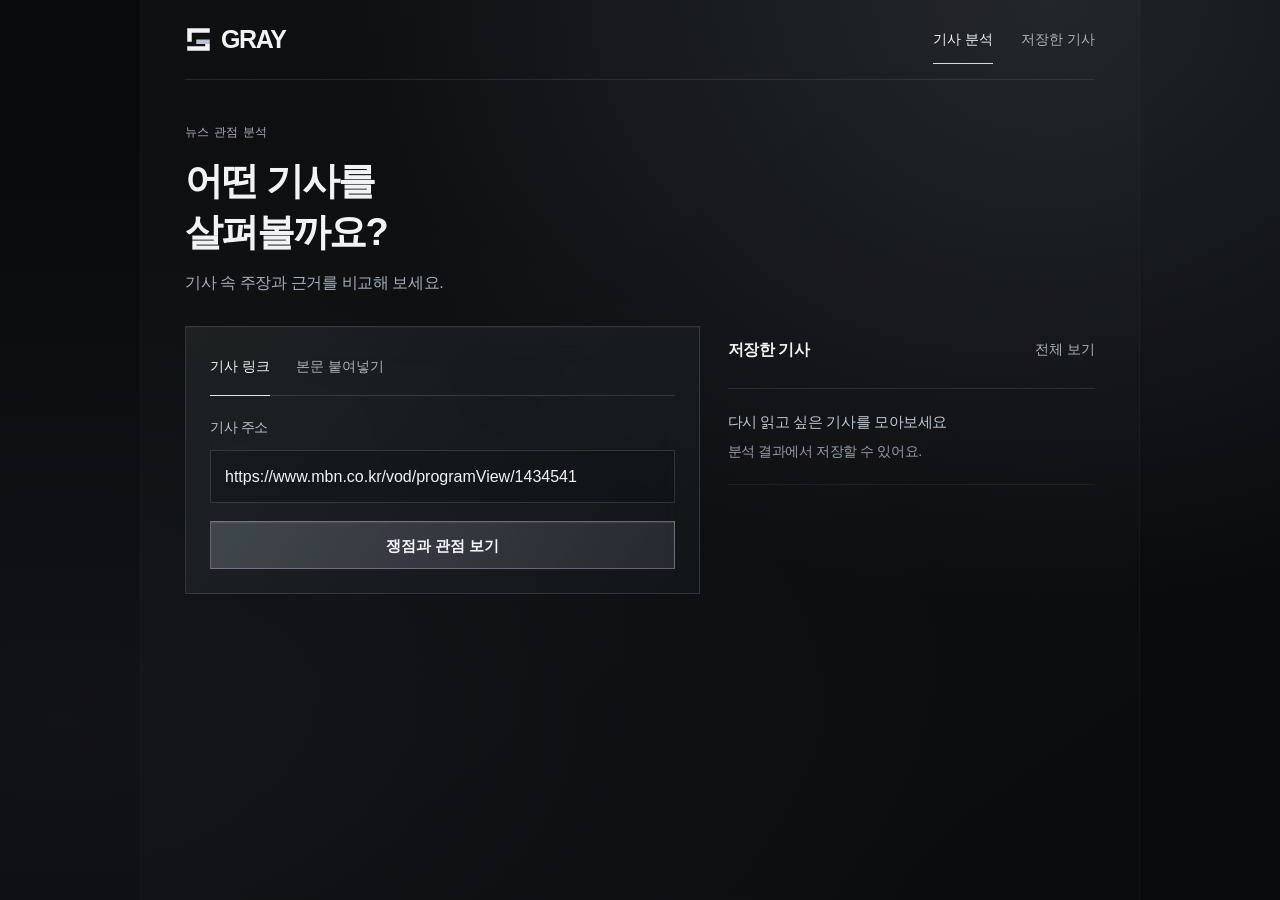
<file: 미리보기.html>
<!doctype html>
<html lang="ko">
<head>
<meta charset="utf-8">
<meta name="viewport" content="width=device-width, initial-scale=1">
<meta http-equiv="refresh" content="0;url=index.html?review=mbn">
<title>GRAY 미리보기</title>
</head>
<body>
<p><a href="index.html?review=mbn">GRAY 화면 열기</a></p>
</body>
</html>
</file>
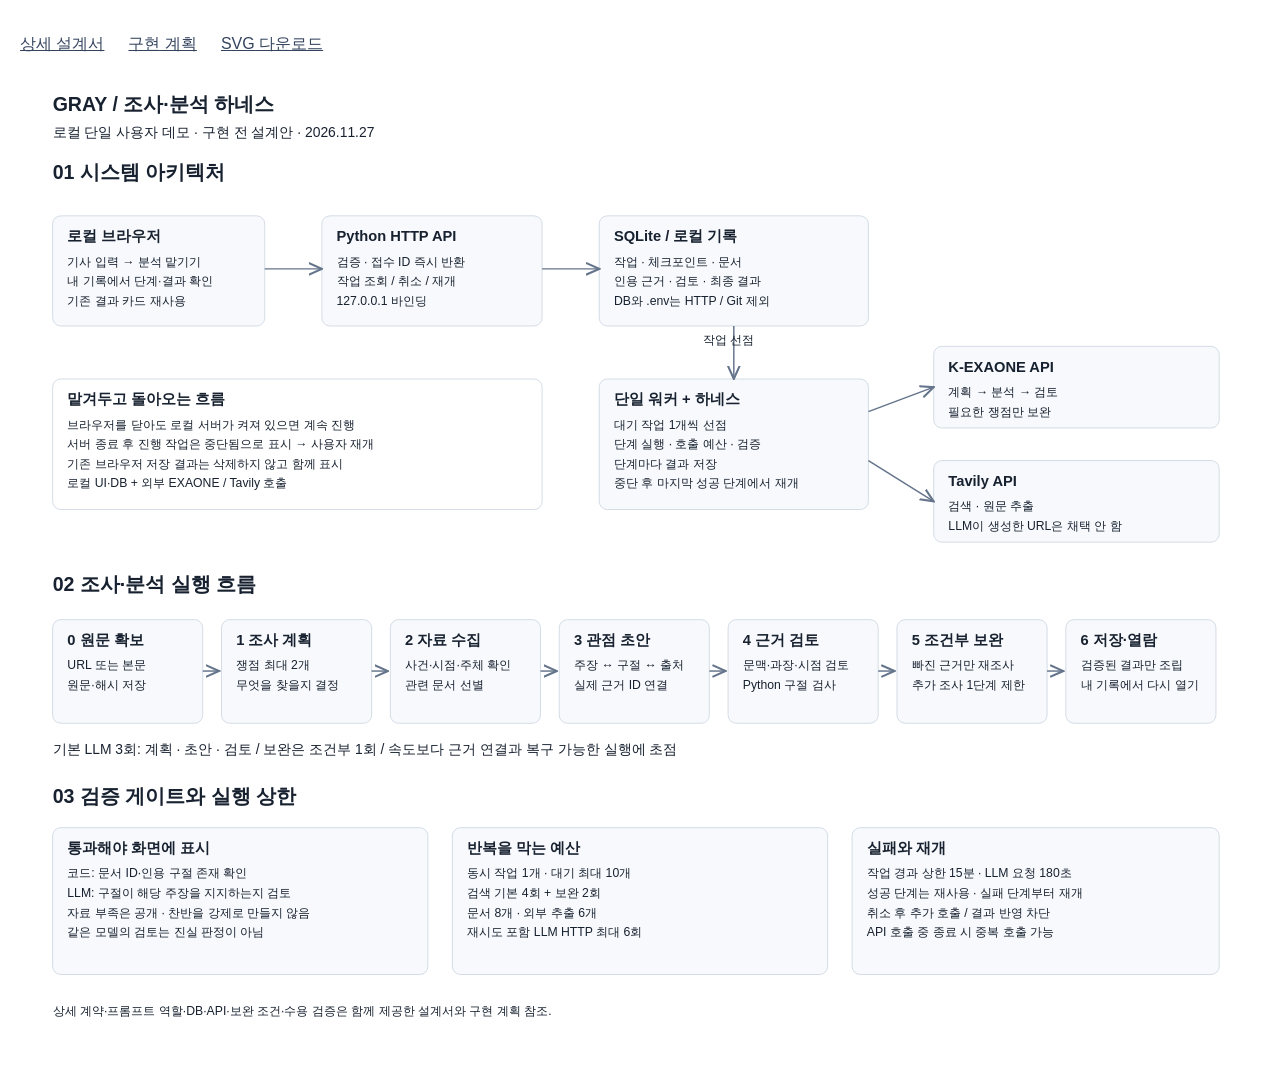
<file: docs/architecture/gray-harness.html>
<!doctype html><html lang="ko"><meta charset="utf-8"><meta name="viewport" content="width=device-width,initial-scale=1"><title>GRAY 하네스 설계</title><style>body{margin:0;background:#fff;font-family:Malgun Gothic,sans-serif}main{max-width:1520px;margin:auto;padding:20px}svg{width:100%;height:auto}nav{padding:14px 0}a{color:#34445e;margin-right:24px}@media print{nav{display:none}main{padding:0}}</style><main><nav><a href="../superpowers/specs/2026-11-27-research-harness.md">상세 설계서</a><a href="../superpowers/plans/2026-11-27-research-harness.md">구현 계획</a><a href="gray-harness.svg" download>SVG 다운로드</a></nav><svg xmlns="http://www.w3.org/2000/svg" width="1520" height="1210" viewBox="0 0 1520 1210"><defs><marker id="arrow" markerWidth="10" markerHeight="10" refX="9" refY="5" orient="auto"><path d="M0 1L9 5L0 9" fill="none" stroke="#64748b" stroke-width="1.4"/></marker></defs><rect width="1520" height="1210" fill="white"/><style>text{font-family:'Malgun Gothic','Noto Sans KR',sans-serif;fill:#17212f}.small{font-size:15px}.body{font-size:17px}.title{font-size:24px;font-weight:700}.label{font-size:18px;font-weight:700}</style><text x="40" y="52" class="title">GRAY / 조사·분석 하네스</text><text x="40" y="83" class="body">로컬 단일 사용자 데모 · 구현 전 설계안 · 2026.11.27</text><text x="40" y="135" class="title">01  시스템 아키텍처</text><rect x="40" y="180" width="260" height="135" rx="10" fill="#f7f9fc" stroke="#cbd5e1"/><text x="58" y="211" class="label">로컬 브라우저</text><text x="58" y="241" class="small">기사 입력 → 분석 맡기기</text><text x="58" y="265" class="small">내 기록에서 단계·결과 확인</text><text x="58" y="289" class="small">기존 결과 카드 재사용</text><rect x="370" y="180" width="270" height="135" rx="10" fill="#f7f9fc" stroke="#cbd5e1"/><text x="388" y="211" class="label">Python HTTP API</text><text x="388" y="241" class="small">검증 · 접수 ID 즉시 반환</text><text x="388" y="265" class="small">작업 조회 / 취소 / 재개</text><text x="388" y="289" class="small">127.0.0.1 바인딩</text><rect x="710" y="180" width="330" height="135" rx="10" fill="#f7f9fc" stroke="#cbd5e1"/><text x="728" y="211" class="label">SQLite / 로컬 기록</text><text x="728" y="241" class="small">작업 · 체크포인트 · 문서</text><text x="728" y="265" class="small">인용 근거 · 검토 · 최종 결과</text><text x="728" y="289" class="small">DB와 .env는 HTTP / Git 제외</text><path d="M300 245 L370 245" stroke="#64748b" stroke-width="1.8" fill="none" marker-end="url(#arrow)"/><path d="M640 245 L710 245" stroke="#64748b" stroke-width="1.8" fill="none" marker-end="url(#arrow)"/><rect x="710" y="380" width="330" height="160" rx="10" fill="#f7f9fc" stroke="#cbd5e1"/><text x="728" y="411" class="label">단일 워커 + 하네스</text><text x="728" y="441" class="small">대기 작업 1개씩 선점</text><text x="728" y="465" class="small">단계 실행 · 호출 예산 · 검증</text><text x="728" y="489" class="small">단계마다 결과 저장</text><text x="728" y="513" class="small">중단 후 마지막 성공 단계에서 재개</text><path d="M875 315 L875 380" stroke="#64748b" stroke-width="1.8" fill="none" marker-end="url(#arrow)"/><text x="837.0" y="337.5" class="small">작업 선점</text><rect x="1120" y="340" width="350" height="100" rx="10" fill="#f7f9fc" stroke="#cbd5e1"/><text x="1138" y="371" class="label">K-EXAONE API</text><text x="1138" y="401" class="small">계획 → 분석 → 검토</text><text x="1138" y="425" class="small">필요한 쟁점만 보완</text><rect x="1120" y="480" width="350" height="100" rx="10" fill="#f7f9fc" stroke="#cbd5e1"/><text x="1138" y="511" class="label">Tavily API</text><text x="1138" y="541" class="small">검색 · 원문 추출</text><text x="1138" y="565" class="small">LLM이 생성한 URL은 채택 안 함</text><path d="M1040 420 L1120 390" stroke="#64748b" stroke-width="1.8" fill="none" marker-end="url(#arrow)"/><path d="M1040 480 L1120 530" stroke="#64748b" stroke-width="1.8" fill="none" marker-end="url(#arrow)"/><rect x="40" y="380" width="600" height="160" rx="10" fill="#ffffff" stroke="#cbd5e1"/><text x="58" y="411" class="label">맡겨두고 돌아오는 흐름</text><text x="58" y="441" class="small">브라우저를 닫아도 로컬 서버가 켜져 있으면 계속 진행</text><text x="58" y="465" class="small">서버 종료 후 진행 작업은 중단됨으로 표시 → 사용자 재개</text><text x="58" y="489" class="small">기존 브라우저 저장 결과는 삭제하지 않고 함께 표시</text><text x="58" y="513" class="small">로컬 UI·DB + 외부 EXAONE / Tavily 호출</text><text x="40" y="640" class="title">02  조사·분석 실행 흐름</text><rect x="40" y="675" width="184" height="127" rx="10" fill="#f7f9fc" stroke="#cbd5e1"/><text x="58" y="706" class="label">0  원문 확보</text><text x="58" y="736" class="small">URL 또는 본문</text><text x="58" y="760" class="small">원문·해시 저장</text><path d="M224 738 L244 738" stroke="#64748b" stroke-width="1.8" fill="none" marker-end="url(#arrow)"/><rect x="247" y="675" width="184" height="127" rx="10" fill="#f7f9fc" stroke="#cbd5e1"/><text x="265" y="706" class="label">1  조사 계획</text><text x="265" y="736" class="small">쟁점 최대 2개</text><text x="265" y="760" class="small">무엇을 찾을지 결정</text><path d="M431 738 L451 738" stroke="#64748b" stroke-width="1.8" fill="none" marker-end="url(#arrow)"/><rect x="454" y="675" width="184" height="127" rx="10" fill="#f7f9fc" stroke="#cbd5e1"/><text x="472" y="706" class="label">2  자료 수집</text><text x="472" y="736" class="small">사건·시점·주체 확인</text><text x="472" y="760" class="small">관련 문서 선별</text><path d="M638 738 L658 738" stroke="#64748b" stroke-width="1.8" fill="none" marker-end="url(#arrow)"/><rect x="661" y="675" width="184" height="127" rx="10" fill="#f7f9fc" stroke="#cbd5e1"/><text x="679" y="706" class="label">3  관점 초안</text><text x="679" y="736" class="small">주장 ↔ 구절 ↔ 출처</text><text x="679" y="760" class="small">실제 근거 ID 연결</text><path d="M845 738 L865 738" stroke="#64748b" stroke-width="1.8" fill="none" marker-end="url(#arrow)"/><rect x="868" y="675" width="184" height="127" rx="10" fill="#f7f9fc" stroke="#cbd5e1"/><text x="886" y="706" class="label">4  근거 검토</text><text x="886" y="736" class="small">문맥·과장·시점 검토</text><text x="886" y="760" class="small">Python 구절 검사</text><path d="M1052 738 L1072 738" stroke="#64748b" stroke-width="1.8" fill="none" marker-end="url(#arrow)"/><rect x="1075" y="675" width="184" height="127" rx="10" fill="#f7f9fc" stroke="#cbd5e1"/><text x="1093" y="706" class="label">5  조건부 보완</text><text x="1093" y="736" class="small">빠진 근거만 재조사</text><text x="1093" y="760" class="small">추가 조사 1단계 제한</text><path d="M1259 738 L1279 738" stroke="#64748b" stroke-width="1.8" fill="none" marker-end="url(#arrow)"/><rect x="1282" y="675" width="184" height="127" rx="10" fill="#f7f9fc" stroke="#cbd5e1"/><text x="1300" y="706" class="label">6  저장·열람</text><text x="1300" y="736" class="small">검증된 결과만 조립</text><text x="1300" y="760" class="small">내 기록에서 다시 열기</text><text x="40" y="840" class="body">기본 LLM 3회: 계획 · 초안 · 검토  /  보완은 조건부 1회  /  속도보다 근거 연결과 복구 가능한 실행에 초점</text><text x="40" y="900" class="title">03  검증 게이트와 실행 상한</text><rect x="40" y="930" width="460" height="180" rx="10" fill="#f7f9fc" stroke="#cbd5e1"/><text x="58" y="961" class="label">통과해야 화면에 표시</text><text x="58" y="991" class="small">코드: 문서 ID·인용 구절 존재 확인</text><text x="58" y="1015" class="small">LLM: 구절이 해당 주장을 지지하는지 검토</text><text x="58" y="1039" class="small">자료 부족은 공개 · 찬반을 강제로 만들지 않음</text><text x="58" y="1063" class="small">같은 모델의 검토는 진실 판정이 아님</text><rect x="530" y="930" width="460" height="180" rx="10" fill="#f7f9fc" stroke="#cbd5e1"/><text x="548" y="961" class="label">반복을 막는 예산</text><text x="548" y="991" class="small">동시 작업 1개 · 대기 최대 10개</text><text x="548" y="1015" class="small">검색 기본 4회 + 보완 2회</text><text x="548" y="1039" class="small">문서 8개 · 외부 추출 6개</text><text x="548" y="1063" class="small">재시도 포함 LLM HTTP 최대 6회</text><rect x="1020" y="930" width="450" height="180" rx="10" fill="#f7f9fc" stroke="#cbd5e1"/><text x="1038" y="961" class="label">실패와 재개</text><text x="1038" y="991" class="small">작업 경과 상한 15분 · LLM 요청 180초</text><text x="1038" y="1015" class="small">성공 단계는 재사용 · 실패 단계부터 재개</text><text x="1038" y="1039" class="small">취소 후 추가 호출 / 결과 반영 차단</text><text x="1038" y="1063" class="small">API 호출 중 종료 시 중복 호출 가능</text><text x="40" y="1160" class="small">상세 계약·프롬프트 역할·DB·API·보완 조건·수용 검증은 함께 제공한 설계서와 구현 계획 참조.</text></svg></main></html>
</file>
<file: assets/app.css>
@import url('https://fonts.googleapis.com/css2?family=Noto+Sans+KR:wght@400;500;600;700;800&display=swap');
:root{color-scheme:dark;--ink:#f2f3f4;--muted:#abb0b6;--line:rgba(255,255,255,.13);--accent:#e2e5e9;--surface:rgba(255,255,255,.055);--base:#101214}
*{box-sizing:border-box}body{margin:0;background:#111315;color:var(--ink);font-family:'Noto Sans KR',-apple-system,BlinkMacSystemFont,'Segoe UI','Malgun Gothic',sans-serif;line-height:1.7;letter-spacing:-.025em;-webkit-font-smoothing:antialiased}h1,h2,h3,p{margin:0}button,input,textarea{font:inherit;border-radius:0}button{min-height:44px;cursor:pointer;-webkit-tap-highlight-color:transparent}button:disabled{opacity:.55;cursor:wait}a{color:inherit}button:focus-visible,input:focus-visible,textarea:focus-visible,a:focus-visible,summary:focus-visible{outline:2px solid var(--accent);outline-offset:4px}[hidden]{display:none!important}
.shell,.shell.is-home{max-width:1000px;min-height:100svh;margin:0 auto;background:var(--base);padding:0 44px 64px}.shell>header{height:90px;display:flex;align-items:center;justify-content:space-between;gap:20px;border-bottom:1px solid var(--line)}.brand{display:inline-flex;align-items:center;gap:10px;text-decoration:none;font-size:28px;font-weight:800;letter-spacing:-1px;flex-shrink:0}.brand-symbol{width:30px;height:30px}.header-nav{display:flex;gap:28px}.header-nav button{position:relative;padding:12px 0;background:none;border:0;font-size:14px;font-weight:600;color:var(--muted);white-space:nowrap}.header-nav button[aria-current=page]{color:var(--ink)}.header-nav button[aria-current=page]::after{content:'';position:absolute;left:0;right:0;bottom:-1px;height:2px;background:var(--accent)}.screen{display:none;min-width:0}.screen.active{display:block}
.hero{padding:44px 0 0}.home-kicker{font-size:13px;letter-spacing:.12em;color:var(--accent);font-weight:600;margin-bottom:12px}.home-heading h1{font-size:38px;font-weight:700;line-height:1.45;letter-spacing:-.05em;word-break:keep-all}.intro{font-size:16px;color:var(--muted);margin:12px 0 28px;word-break:keep-all}.home-workspace{display:grid;grid-template-columns:minmax(0,1.4fr) minmax(0,1fr);gap:24px;margin-top:32px;align-items:start}.input-box{min-width:0;padding:26px;background:var(--surface);border:1px solid #565b62;box-shadow:0 8px 24px #00000014}.input-tabs,.result-tabs{display:flex;gap:26px;border-bottom:1px solid var(--line);margin-bottom:24px}.input-tabs button,.result-tabs button{position:relative;border:0;background:none;padding:0 0 13px;color:var(--muted);font-size:15px;font-weight:600}.input-tabs button[aria-selected=true],.result-tabs button[aria-selected=true]{color:var(--ink)}.input-tabs button[aria-selected=true]::after,.result-tabs button[aria-selected=true]::after{content:'';position:absolute;left:0;right:0;bottom:-1px;height:2px;background:var(--accent)}.field-label{display:block;font-size:14px;font-weight:500;color:#cbd0d4;margin-bottom:10px}.field{display:block;width:100%;min-width:0;background:#181a1c;border:1px solid #494b4e;color:var(--ink);padding:15px;font-size:16px;line-height:1.6}.field::placeholder{color:#92999f}.field:focus{outline:0;border-color:var(--accent);box-shadow:0 0 0 1px var(--accent)}textarea.field{min-height:180px;resize:vertical}.primary,.secondary{padding:13px 18px;border:1px solid transparent;font-size:15px;font-weight:700}.primary{width:100%;margin-top:22px;min-height:54px;color:#17191c;background:var(--accent)}.primary:hover{background:#f5f6f7}.secondary{background:#30343a;border-color:#5d636b;color:#eef0f3}.secondary:hover{background:#3d4249}.helper{font-size:14px;color:var(--muted);margin-top:10px;overflow-wrap:anywhere}.helper:empty{display:none}.helper.error{color:#ffaaaa}.loading{display:flex;gap:10px;align-items:center;font-size:14px;color:#d0d3d7;margin-top:16px}.spinner{width:17px;height:17px;border:2px solid #565b62;border-top-color:var(--accent);border-radius:50%;animation:spin 1s linear infinite;flex-shrink:0}.text-btn{border:0;background:none;color:var(--muted);font-size:14px;padding:4px 0}@keyframes spin{to{transform:rotate(360deg)}}
.home-recent{min-width:0;padding-top:2px}.section-heading{display:flex;align-items:center;justify-content:space-between;gap:12px;margin-bottom:16px}.section-heading h2{font-size:18px;font-weight:650}.section-heading button{border:0;background:none;color:var(--muted);font-size:14px;padding:0}.section-heading button:hover{color:var(--ink)}.recent-empty{padding:24px 0;border-top:1px solid var(--line);border-bottom:1px solid var(--line)}.recent-empty p{font-size:16px;color:#d3d6da}.recent-empty small{display:block;font-size:14px;color:var(--muted);margin-top:5px}.recent-entry{width:100%;display:flex;gap:14px;align-items:center;text-align:left;background:var(--surface);border:1px solid var(--line);padding:18px;margin-bottom:12px;color:var(--ink)}.recent-entry:hover{border-color:#8a929e}.recent-entry strong{display:block;font-size:16px;font-weight:600;line-height:1.6;word-break:keep-all;overflow-wrap:anywhere}.recent-entry small{display:block;color:var(--muted);font-size:13px;margin-top:9px}.recent-copy{min-width:0;flex:1}.recent-photo{width:58px;height:64px;object-fit:cover;flex-shrink:0}.recent-status{font-size:14px;color:var(--muted);margin-top:12px}
.result,.history{max-width:760px;margin:auto;padding-top:26px}.back{border:0;background:none;color:var(--muted);font-size:14px;padding:0;margin-bottom:16px}.article-card{padding:26px;background:var(--surface);border:1px solid var(--line);overflow-wrap:anywhere}.meta{display:inline-block;font-size:13px;color:var(--accent);font-weight:600;margin-bottom:12px}.result-title{font-size:28px;line-height:1.5;font-weight:700;letter-spacing:-.04em;word-break:keep-all;overflow-wrap:anywhere}.result-title:focus,#history-title:focus{outline:none}.article-figure{margin:22px 0 0}.article-media{aspect-ratio:16/9;max-height:340px;overflow:hidden;background:#151719}.article-photo{display:block;width:100%;height:100%;object-fit:cover;opacity:0}.article-media.loaded .article-photo{opacity:1}.article-figure figcaption{font-size:12px;text-align:right;color:var(--muted);margin-top:7px}.article-figure figcaption a{font-size:12px;color:var(--muted);padding:0}.summary-block{margin-top:22px;border-top:1px solid var(--line);padding-top:18px}.summary-label{display:block;font-size:13px;color:var(--accent);font-weight:600}.result-summary{font-size:16px;line-height:1.85;color:#c9cdd1;margin-top:7px}.original details{border-top:1px solid var(--line);margin-top:18px;padding-top:8px}.original details summary{padding:5px 0;font-size:14px;color:var(--muted);font-weight:400}.original a{display:block;font-size:14px;color:var(--accent);padding:8px 0;overflow-wrap:anywhere;text-decoration:none}.original a:hover{text-decoration:underline}.input-preview,.legacy-text{white-space:pre-wrap;overflow-wrap:anywhere;font-size:16px}.input-preview{max-height:240px;overflow:auto;margin-top:10px}#result-notice{background:none;padding:0;margin-top:12px;font-size:13px;color:var(--muted)}.result-actions{display:flex;align-items:center;justify-content:space-between;gap:14px;padding:18px 0;border-bottom:1px solid var(--line)}.analysis-counts{display:flex;flex-wrap:wrap;font-size:13px;color:var(--muted)}.analysis-counts>span{padding:0 12px;border-right:1px solid var(--line)}.analysis-counts>span:first-child{padding-left:0}.analysis-counts>span:last-child{border:0}.analysis-counts strong{font-size:15px;margin-left:4px;color:var(--ink)}.save{display:inline-flex;align-items:center;justify-content:center;gap:7px;white-space:nowrap;font-size:14px;min-width:0;flex-shrink:0}.save-icon{display:flex}.save-icon svg{width:17px;height:17px}.result-tabs{margin-top:24px;margin-bottom:20px}.result-tabs button{padding:10px 0 13px;font-size:16px}#issue-panel:focus,#all-sources:focus{outline:none}
details.issue{border:1px solid var(--line);background:var(--surface);margin-bottom:16px;overflow:hidden}summary{display:flex;align-items:flex-start;gap:12px;list-style:none;cursor:pointer;padding:19px 20px;font-size:17px;font-weight:650;line-height:1.65;overflow-wrap:anywhere}summary::-webkit-details-marker{display:none}summary::after{content:'⌄';margin-left:auto;color:var(--muted);flex-shrink:0}details[open]>summary{border-bottom:1px solid var(--line);background:#262728}details[open]>summary::after{content:'⌃'}.issue-no{color:var(--accent);font-size:13px;padding-top:4px}.issue-body{padding:0 20px}.opinion{padding:22px 0;overflow-wrap:anywhere}.opinion+.opinion{border-top:1px solid var(--line)}.opinion .label{display:inline-block;padding:3px 8px;border:1px solid #626a75;background:#32373d;color:#e3e7ed;font-size:13px;font-weight:500}.opinion.against .label{border-color:#555d69;background:#292e36;color:#c9d0d9}.opinion h3{font-size:19px;line-height:1.6;font-weight:650;margin-top:12px}.opinion p{font-size:16px;color:#bbc0c6;line-height:1.85}.evidence-label{display:block;color:var(--muted);font-size:13px;margin:14px 0 4px}.source{margin-top:16px;padding:13px 14px;border-left:2px solid #565b62;background:#1a1c1e;font-size:13px;color:var(--muted)}.source strong{font-weight:500}.source a{display:block;color:#dce2e9;font-size:14px;line-height:1.7;padding:7px 0;overflow-wrap:anywhere;text-decoration:none}.source a+a{border-top:1px solid #303336}.source a:hover{text-decoration:underline}.notice{font-size:14px;padding:14px;background:#2c3036;color:#d2d8e0;margin-top:16px;overflow-wrap:anywhere}.notice:empty{display:none}.source-card{display:flex;align-items:flex-start;gap:14px;padding:20px 0;border-bottom:1px solid var(--line);text-decoration:none}.source-index{font-size:13px;color:var(--accent);padding-top:3px}.source-copy{flex:1;min-width:0}.source-copy strong{display:block;font-size:16px;font-weight:600;overflow-wrap:anywhere}.source-copy small{display:block;color:var(--muted);font-size:13px;margin-top:6px;overflow-wrap:anywhere}.source-arrow{font-size:20px;color:var(--accent)}.source-card:hover strong{color:#dce2e9}
.history h1{font-size:30px;font-weight:700}.history .intro{margin:10px 0 28px}.record{display:flex;align-items:center;gap:16px;border-bottom:1px solid var(--line);padding:22px 0;overflow-wrap:anywhere}.record button{background:none;border:0;text-align:left}.record-open{display:flex;align-items:center;gap:18px;flex:1;min-width:0;padding:0;color:var(--ink)}.record-copy{display:block;min-width:0;flex:1}.record strong{display:block;font-size:18px;line-height:1.6;font-weight:600}.record small{display:block;font-size:13px;color:var(--muted);margin-top:8px}.record-photo{width:72px;height:72px;object-fit:cover;flex-shrink:0}.record-delete{font-size:14px;color:var(--muted);flex-shrink:0;padding:4px}.record-delete:hover{color:#ffaaaa}.empty-state{padding:44px 16px;text-align:center;border:1px solid var(--line);background:var(--surface)}.empty-state h2{font-size:20px}.empty-state p{font-size:15px;color:var(--muted);margin:10px 0 24px}.empty{font-size:16px;color:var(--muted);padding:24px 0}
@media(max-width:759px){.shell,.shell.is-home{padding:0 22px 44px}.shell>header{height:76px}.brand{font-size:25px;gap:8px}.brand-symbol{width:27px;height:27px}.header-nav{gap:18px}.header-nav button{font-size:14px}.hero{padding-top:32px}.home-heading h1{font-size:30px}.home-kicker{font-size:12px;margin-bottom:10px}.intro{font-size:15px;margin-top:10px}.home-workspace{grid-template-columns:minmax(0,1fr);gap:30px;margin-top:26px}.input-box{padding:21px}.input-tabs{gap:26px;margin-bottom:22px}.home-recent{padding-top:0}.section-heading{margin-bottom:8px}.recent-empty{padding:20px 0}.result,.history{padding-top:22px}.article-card{padding:20px}.result-title{font-size:24px}.result-actions{gap:8px}.analysis-counts>span{padding:0 8px}.save{padding:11px 12px}.article-figure{margin-top:18px}.record-photo{width:58px;height:64px}.record-open{gap:13px}.record strong{font-size:16px}.history h1{font-size:27px}summary{padding:17px 15px;font-size:16px;gap:10px}.issue-body{padding:0 16px}.opinion h3{font-size:18px}}
@media(max-width:360px){.shell,.shell.is-home{padding-left:18px;padding-right:18px}.brand{font-size:23px}.brand-symbol{width:25px;height:25px}.header-nav{gap:14px}.header-nav button{font-size:13px}.input-box{padding:18px}.home-heading h1{font-size:29px}.analysis-counts>span{padding:0 6px}.analysis-counts{font-size:12px}.save{font-size:13px;padding:10px}.record{gap:10px}.article-card{padding:17px}}
.issue-no{min-width:24px;flex-shrink:0;white-space:nowrap}
@media(prefers-reduced-motion:reduce){.spinner{animation:none}}

/* Neutral glass system with thin edges and compact controls. */
body{background:#090b0d;background-image:radial-gradient(ellipse at 82% 0%,rgba(204,214,226,.12),transparent 48%),radial-gradient(ellipse at 5% 80%,rgba(186,196,210,.045),transparent 55%);background-attachment:fixed}
.shell,.shell.is-home{background:linear-gradient(145deg,rgba(255,255,255,.018),rgba(255,255,255,.004));border-inline:1px solid rgba(255,255,255,.02)}
.shell>header{height:80px;border-bottom-color:rgba(255,255,255,.09)}
.brand{font-size:25px;gap:9px;letter-spacing:-.055em}.brand-symbol{width:27px;height:27px}
.header-nav button{font-weight:500}.header-nav button[aria-current=page]::after{height:1px;background:#d5dbe2}
.hero{padding-top:42px}.home-kicker{font-size:12px;font-weight:500;letter-spacing:.04em;color:#a7afb9;margin-bottom:14px}
.home-heading h1{font-size:38px;font-weight:600;line-height:1.32;letter-spacing:-.05em}
.intro{color:#a5adb7}.home-workspace{margin-top:30px;gap:28px}
.input-box,.article-card,details.issue,.recent-entry,.empty-state{background:linear-gradient(130deg,rgba(255,255,255,.055),rgba(255,255,255,.012)),rgba(22,25,29,.36);border:1px solid rgba(235,241,250,.12);box-shadow:inset 0 1px 0 rgba(255,255,255,.035);-webkit-backdrop-filter:blur(20px);backdrop-filter:blur(20px)}
.input-box{padding:24px}.input-tabs{margin-bottom:20px;gap:26px}.input-tabs button{font-size:14px;font-weight:500;padding-bottom:11px}.input-tabs button[aria-selected=true]::after,.result-tabs button[aria-selected=true]::after{height:1px}
.field-label{font-weight:400;color:#b9c0c9}.field{padding:13px 14px;background:rgba(7,10,14,.24);border-color:rgba(225,234,245,.15);box-shadow:none}
.field:focus{border-color:#929dab;box-shadow:0 0 0 1px rgba(211,221,233,.12)}
.primary{min-height:48px;padding:10px 16px;margin-top:18px;background:linear-gradient(115deg,rgba(124,134,147,.38),rgba(87,96,109,.27));border-color:rgba(222,231,244,.3);box-shadow:inset 0 1px 0 rgba(255,255,255,.09);color:#f4f6f9;font-weight:600}
.primary:hover{background:linear-gradient(115deg,rgba(148,160,176,.43),rgba(102,115,132,.34));border-color:rgba(230,238,249,.48)}
.secondary{background:linear-gradient(130deg,rgba(255,255,255,.09),rgba(255,255,255,.02));border-color:rgba(255,255,255,.18);color:#e4e9ef;box-shadow:none;font-weight:500}.secondary:hover{background:rgba(255,255,255,.12)}
.section-heading h2{font-size:16px;font-weight:600}.section-heading button{font-size:14px}.recent-empty{padding:20px 0;background:none;border:0;border-top:1px solid rgba(255,255,255,.1);border-bottom:1px solid rgba(255,255,255,.06)}
.recent-empty p{font-size:15px;color:#bfc7d1}.recent-empty small{font-size:14px;color:#939daa;margin-top:6px}.recent-entry{padding:16px}.recent-entry:hover{border-color:rgba(233,240,249,.28)}
.article-card{padding:24px}.result-title{font-weight:600;line-height:1.45}.result-summary{line-height:1.8}
details[open]>summary{background:rgba(255,255,255,.025)}summary{font-weight:600}.opinion h3{font-weight:600}.opinion .label,.opinion.against .label{background:rgba(255,255,255,.025);border-color:rgba(230,238,249,.16);color:#c7d0dc;font-weight:400}
.source{background:rgba(3,7,12,.1);border-left:1px solid #697381}.source a+a{border-color:rgba(255,255,255,.07)}.source-copy strong{font-weight:500}
.record{padding:18px 0;margin-bottom:0;border:0;border-bottom:1px solid rgba(235,241,250,.11);background:none;box-shadow:none}.record strong{font-weight:500}.history h1{font-weight:600}
@media(max-width:759px){.shell>header{height:68px}.brand{font-size:24px}.brand-symbol{width:25px;height:25px}.header-nav{gap:18px}.hero{padding-top:30px}.home-heading h1{font-size:32px;line-height:1.3}.home-kicker{margin-bottom:12px}.intro{font-size:15px;margin-top:12px}.home-workspace{margin-top:26px;gap:28px}.input-box{padding:20px}.input-tabs{margin-bottom:20px}.article-card{padding:20px}.result-title{font-size:24px}.section-heading{margin-bottom:8px}.recent-empty{padding:18px 0}.history h1{font-size:26px}}
@media(max-width:360px){.brand{font-size:22px}.brand-symbol{width:24px;height:24px}.header-nav{gap:14px}.header-nav button{font-size:13px}.home-heading h1{font-size:30px}.input-box{padding:18px}.article-card{padding:17px}}

/* Result and saved articles follow the same glass theme as the approved home. */
#result .result{max-width:none;padding-top:24px}
.result-toolbar{display:flex;justify-content:space-between;align-items:center;gap:16px;margin-bottom:20px}
.result-toolbar .back{margin:0;min-height:44px;font-size:14px;color:#c2cad5}
.result-toolbar .back::before{content:'‹';display:inline-block;font-size:23px;line-height:1;vertical-align:-1px;margin-right:9px}
.result-toolbar .save{padding:10px 14px;font-size:14px;min-height:44px}
#save-message:not(:empty){margin:-10px 0 18px}
.result-layout{display:grid;grid-template-columns:minmax(0,.85fr) minmax(0,1.35fr);gap:28px;align-items:start}
.article-overview{min-width:0;position:sticky;top:24px}
.comparison-content{min-width:0}
#result .article-card{padding:22px}
.article-heading{display:flex;gap:16px;align-items:start}
.article-title-copy{min-width:0;flex:1}
#result .result-title{font-size:23px;line-height:1.5;letter-spacing:-.04em}
#result .meta{font-size:13px;font-weight:400;color:#a8b2bf;margin-bottom:9px}
#result .article-figure{width:88px;flex-shrink:0;margin:0}
#result .article-media{aspect-ratio:1;height:88px;max-height:none}
#result .article-figure figcaption{font-size:12px;text-align:center;line-height:1.5;margin-top:6px}
#result .article-figure figcaption a{font-size:12px}
#result .summary-block{margin-top:18px;padding-top:16px}
#result .summary-label{font-size:13px;color:#a8b2bf;font-weight:400}
#result .result-summary{font-size:16px;line-height:1.8;margin-top:7px}
#result .result-summary.is-collapsed{display:-webkit-box;-webkit-box-orient:vertical;-webkit-line-clamp:3;line-clamp:3;overflow:hidden}
#toggle-summary{display:block;margin-top:5px;font-size:14px;color:#c2cad5;min-height:36px;text-decoration:underline;text-decoration-color:#626d7b;text-underline-offset:4px}
#result #original-input:not(:empty){margin-top:16px}
#result .original-link{display:inline-flex;align-items:center;min-height:44px;padding:0;font-size:14px;color:#e0e6ee;text-decoration:underline;text-decoration-color:#707a87;text-underline-offset:5px}
#result .analysis-counts{font-size:13px;padding:16px 0;color:#9da8b6}
#result .analysis-counts strong{font-size:14px;font-weight:500}
#result .result-tabs{margin:0 0 18px;gap:24px}
#result .result-tabs button{font-size:15px;font-weight:500;padding-top:10px;min-height:48px}
#result details.issue>summary{font-size:16px;padding:17px 18px;gap:12px}
.issue-question{min-width:0;flex:1;word-break:keep-all}
#result .issue-no{font-size:12px;min-width:20px;font-weight:500}
#result .opinion{padding:20px 0}
#result .opinion h3{font-size:18px;font-weight:600;line-height:1.65;margin-top:10px}
#result .opinion p{font-size:16px}
#result .opinion .label{font-size:13px;padding:2px 7px}
#result .source-chips{display:flex;gap:5px 14px;flex-wrap:wrap;padding:6px 0 0;margin-top:10px;border:0;background:none}
#result .source-chip{display:inline-flex;align-items:center;min-height:44px;padding:6px 0;font-size:13px;color:#bdc8d6;border:0;text-decoration:underline;text-decoration-color:#535f6e;text-underline-offset:4px}
#result .source-chip:hover{color:#fff}
#result .source-chips p{font-size:13px;flex-basis:100%;color:var(--muted)}
.source-list-intro{font-size:14px;line-height:1.7;color:#9da8b6;padding:0 0 12px}
#result .source-card{padding:18px 0}
#result .source-copy strong{font-size:16px;line-height:1.7}
#result .source-copy small{font-size:13px}
.history-heading{display:flex;align-items:center;gap:12px}
.history-count{font-size:14px;color:#a3aebb;padding-top:4px}
#history .intro{font-size:15px;margin:10px 0 26px}
.history-tools{margin-bottom:14px}
.history-tools .field-label{font-size:14px;color:#a3aebb;margin-bottom:8px}
.history-search-row{display:flex;align-items:center;gap:14px}
.history-search-row .field{flex:1}
.history-search-row button{font-size:14px;color:#d8dfe8;flex-shrink:0}
#history .record{padding:20px 0;gap:16px}
#history .record strong{font-size:17px;font-weight:500;line-height:1.6}
#history .record small{font-size:13px;color:#9da8b6}
#history .record-photo{width:64px;height:68px}
#history .record-delete{color:#a3aebb;font-size:14px}
#history .record-delete:hover{color:#ffaaaa}
.delete-notice{display:flex;align-items:center;justify-content:space-between;gap:16px;margin-top:22px;padding:10px 16px;background:rgba(255,255,255,.06);border:1px solid rgba(235,241,250,.15);font-size:14px}
.delete-notice button{font-size:14px;color:#f2f4f7;text-decoration:underline;text-underline-offset:4px;flex-shrink:0}
.storage-note{margin-top:22px;font-size:13px;color:#9da8b6}
.job-wait-note{margin:10px 0 18px;padding:18px 20px;border:1px solid var(--line);background:var(--surface)}.job-wait-note strong{font-size:16px;font-weight:600}.job-wait-note p{margin-top:6px;color:var(--muted);font-size:14px;line-height:1.7}.job-progress{display:flex;align-items:center;gap:8px;flex:0 0 132px}.job-progress-track{display:block;width:72px;height:5px;overflow:hidden;border-radius:5px;background:rgba(255,255,255,.15)}.job-progress-fill{display:block;height:100%;border-radius:inherit;background:#e2e5e9;transition:width .8s ease}.job-progress-value{width:52px;text-align:right;font-size:12px;color:var(--muted);font-weight:500}
@media(min-width:760px){#result .article-heading{flex-direction:column-reverse}#result .article-figure{width:100%}#result .article-media{aspect-ratio:16/9;height:auto}#result .article-figure figcaption{text-align:right}#result .article-title-copy{margin-top:4px}}
@media(max-width:759px){#result .result{padding-top:18px}.result-toolbar{margin-bottom:16px}.result-layout{grid-template-columns:minmax(0,1fr);gap:2px}.article-overview{position:static}#result .article-card{padding:18px}#result .result-title{font-size:22px}#result .result-summary{font-size:16px}#result .analysis-counts{padding:13px 0}#result .result-tabs{margin-top:6px}#result .issue-body{padding:0 16px}#result details.issue>summary{padding:16px 14px}#history .record strong{font-size:16px}#history .record-photo{width:56px;height:60px}#result.is-sources .summary-block,#result.is-sources .article-figure,#result.is-sources #original-input,#result.is-sources .analysis-counts{display:none}#result.is-sources .article-card{padding:16px 0;border:0;background:none;box-shadow:none;-webkit-backdrop-filter:none;backdrop-filter:none}#result.is-sources .result-tabs{margin-top:12px}}
@media(max-width:360px){#result .article-heading{gap:12px}#result .article-figure{width:72px}#result .article-media{height:72px}#result .result-title{font-size:21px}#result .article-card{padding:16px}.result-toolbar .save{padding:10px 12px}#history .record{gap:10px}#history .record-photo{width:50px;height:56px}}

/* Each perspective is a separate, identifiable card; numbering does not imply support or opposition. */
#result .issue-body{padding:18px}
#result .thread{display:grid;grid-template-columns:minmax(0,1fr);gap:16px}
#result .thread>.empty{padding:8px 0}
#result .opinion{--view-edge:#d7dfe9;--view-surface:rgba(204,215,230,.08);display:flex;flex-direction:column;min-width:0;padding:0;border:1px solid rgba(219,230,245,.25);border-top:3px solid var(--view-edge);background:linear-gradient(140deg,var(--view-surface),rgba(6,9,13,.12));box-shadow:inset 0 1px 0 rgba(255,255,255,.025)}
#result .opinion.view-2{--view-edge:#8b98aa;--view-surface:rgba(120,136,159,.035);border-color:rgba(154,172,197,.3);border-top-color:var(--view-edge);background:linear-gradient(140deg,var(--view-surface),rgba(4,7,11,.4))}
#result .opinion.view-3{--view-edge:#b8bcc5;--view-surface:rgba(196,192,206,.055);border-color:rgba(193,190,205,.25);border-top-color:var(--view-edge)}
#result .perspective-heading{padding:17px 18px 0}
#result .view-index{display:block;color:var(--view-edge);font-size:13px;line-height:1.5;font-weight:500;letter-spacing:.025em;margin-bottom:7px}
#result .perspective-heading .label{display:block;background:none;border:0;padding:0;margin:0;font-size:19px;line-height:1.55;letter-spacing:-.03em;font-weight:650;color:#f0f3f8;overflow-wrap:anywhere;word-break:keep-all}
#result .opinion .view-claim{font-size:18px;font-weight:500;line-height:1.7;letter-spacing:-.025em;color:#d4dce7;padding:13px 18px 20px;word-break:keep-all}
#result .opinion .speaker-name{padding:0 18px;margin:-10px 0 12px;font-size:12px;line-height:1.5;color:#9da8b6}
#result .opinion.view-2{border-top-color:#8796aa;background:linear-gradient(140deg,rgba(120,136,159,.07),rgba(4,7,11,.4))}#result .opinion.view-2 .view-index{color:#adbbce}#result .source-titles{display:flex;flex-direction:column;gap:4px;padding:0 18px 16px}#result .source-title-link{display:block;overflow:hidden;color:#99a5b5;font-size:12px;line-height:1.55;text-overflow:ellipsis;text-decoration:none;white-space:nowrap}#result .source-title-link:hover{color:#e2e5e9;text-decoration:underline}
#result .opinion .view-details{margin-top:auto;border-top:1px solid rgba(218,231,249,.13)}
#result .opinion .view-details>summary{display:flex;align-items:center;gap:10px;padding:12px 18px;min-height:48px;background:rgba(255,255,255,.025);border:0;font-size:14px;line-height:1.6;font-weight:400;color:#c3cddd}
#result .view-detail-count{margin-left:auto;font-size:12px;color:#9aa7ba;white-space:nowrap}
#result .view-details>summary::after{margin-left:4px;font-size:16px}
#result .view-evidence{padding:4px 18px 14px}
#result .opinion .evidence-copy{font-size:16px;line-height:1.85;color:#acb8c9}
#result .view-evidence .source-chips{margin-top:8px;gap:4px 14px}
#result .view-evidence .source-chips::before{content:'출처';flex-basis:100%;font-size:12px;color:#94a0b2;line-height:1.5;margin-top:7px}
#result .opinion.is-unverified{--view-edge:#727c89;border-color:rgba(190,200,214,.18)}
#result .opinion.is-unverified>.evidence-copy{padding:0 18px 20px;font-size:15px}
@media(min-width:760px){.result-layout{grid-template-columns:minmax(0,1fr);gap:8px}.article-overview{position:static}#result .article-heading{flex-direction:row;align-items:start}#result .article-figure{width:112px}#result .article-media{height:90px;aspect-ratio:auto}#result .article-title-copy{margin-top:0}#result .article-figure figcaption{text-align:right}#result .summary-block{margin-top:14px;padding-top:14px}#result .thread{grid-template-columns:repeat(2,minmax(0,1fr))}#result .thread[data-views="1"]{grid-template-columns:minmax(0,1fr)}#result .perspective-heading .label{font-size:20px}#result .opinion .view-claim{font-size:19px}#result .view-details[open]>summary{border-bottom:1px solid rgba(218,231,249,.08)}#result .view-evidence{padding-top:14px}}
@media(min-width:1000px){#result .thread[data-views="3"]{grid-template-columns:repeat(3,minmax(0,1fr))}}
@media(max-width:759px){#result .issue-body{padding:14px}#result .thread{gap:18px}#result .perspective-heading{padding:15px 16px 0}#result .opinion .view-claim{padding:11px 16px 18px}#result .opinion .view-details>summary{padding:11px 16px}#result .view-evidence{padding:10px 16px 14px}#result .opinion.is-unverified>.evidence-copy{padding:0 16px 18px}}
@media(max-width:360px){#result .issue-body{padding:11px}#result .perspective-heading .label{font-size:18px}#result .opinion .view-claim{font-size:17px}}
</file>
